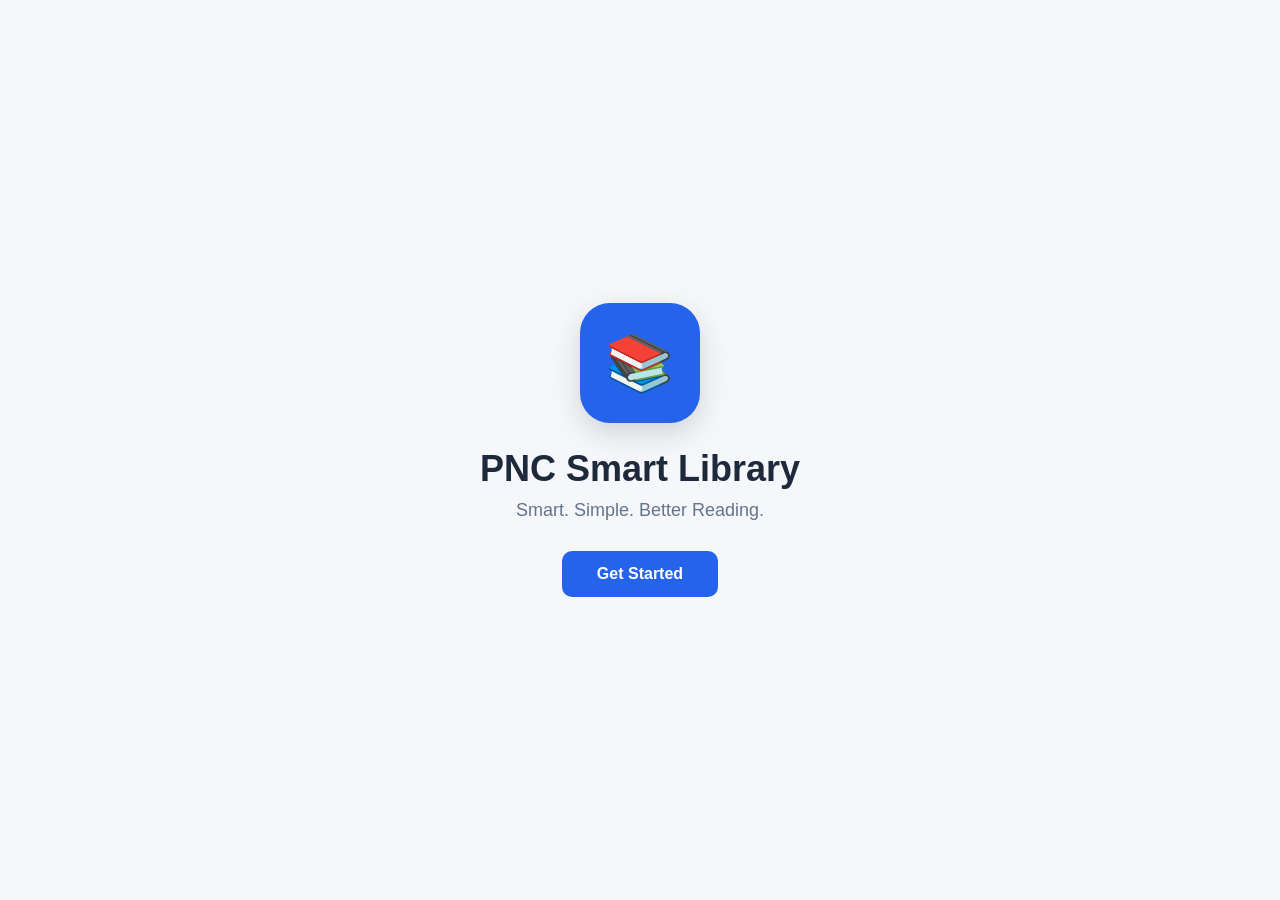
<file: index.html>
<!DOCTYPE html>
<html lang="en">
<head>
    <meta charset="UTF-8">
    <meta name="viewport" content="width=device-width, initial-scale=1.0">
    <title>PNC Smart Library</title>

    <!-- CSS file -->
    <link rel="stylesheet" href="css/style.css">
</head>
<body>

    <main class="welcome-page">

        <div class="logo-container">
            <div class="logo">
                📚
            </div>

            <h1>PNC Smart Library</h1>

            <p>Smart. Simple. Better Reading.</p>

            <button class="start-btn">
                Get Started
            </button>
        </div>

    </main>

</body>
</html>
</file>
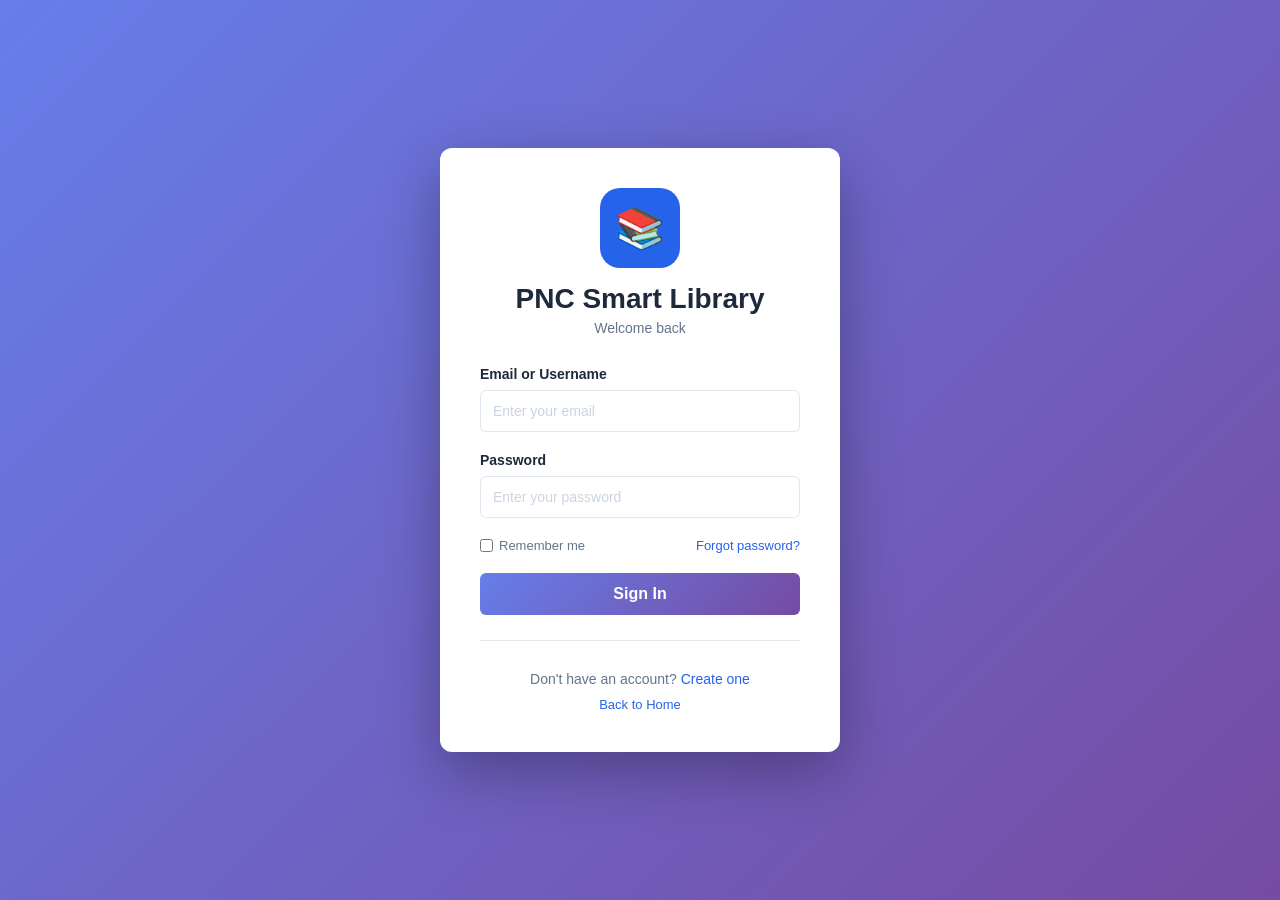
<file: signin.html>
<!DOCTYPE html>
<html lang="en">
<head>
    <meta charset="UTF-8">
    <meta name="viewport" content="width=device-width, initial-scale=1.0">
    <title>Sign In - PNC Smart Library</title>

    <!-- CSS file -->
    <link rel="stylesheet" href="css/style.css">
</head>
<body>

    <main class="signin-page">

        <div class="signin-container">
            <div class="signin-header">
                <div class="logo-small">
                    📚
                </div>
                <h1>PNC Smart Library</h1>
                <p>Welcome back</p>
            </div>

            <form class="signin-form">
                <div class="form-group">
                    <label for="email">Email or Username</label>
                    <input type="text" id="email" name="email" placeholder="Enter your email" required>
                </div>

                <div class="form-group">
                    <label for="password">Password</label>
                    <input type="password" id="password" name="password" placeholder="Enter your password" required>
                </div>

                <div class="form-options">
                    <label class="remember-me">
                        <input type="checkbox" name="remember">
                        Remember me
                    </label>
                    <a href="#" class="forgot-password">Forgot password?</a>
                </div>

                <button type="submit" class="signin-btn">Sign In</button>
            </form>

            <div class="signin-footer">
                <p>Don't have an account? <a href="#">Create one</a></p>
                <a href="index.html" class="back-home">Back to Home</a>
            </div>
        </div>

    </main>

</body>
</html>
</file>
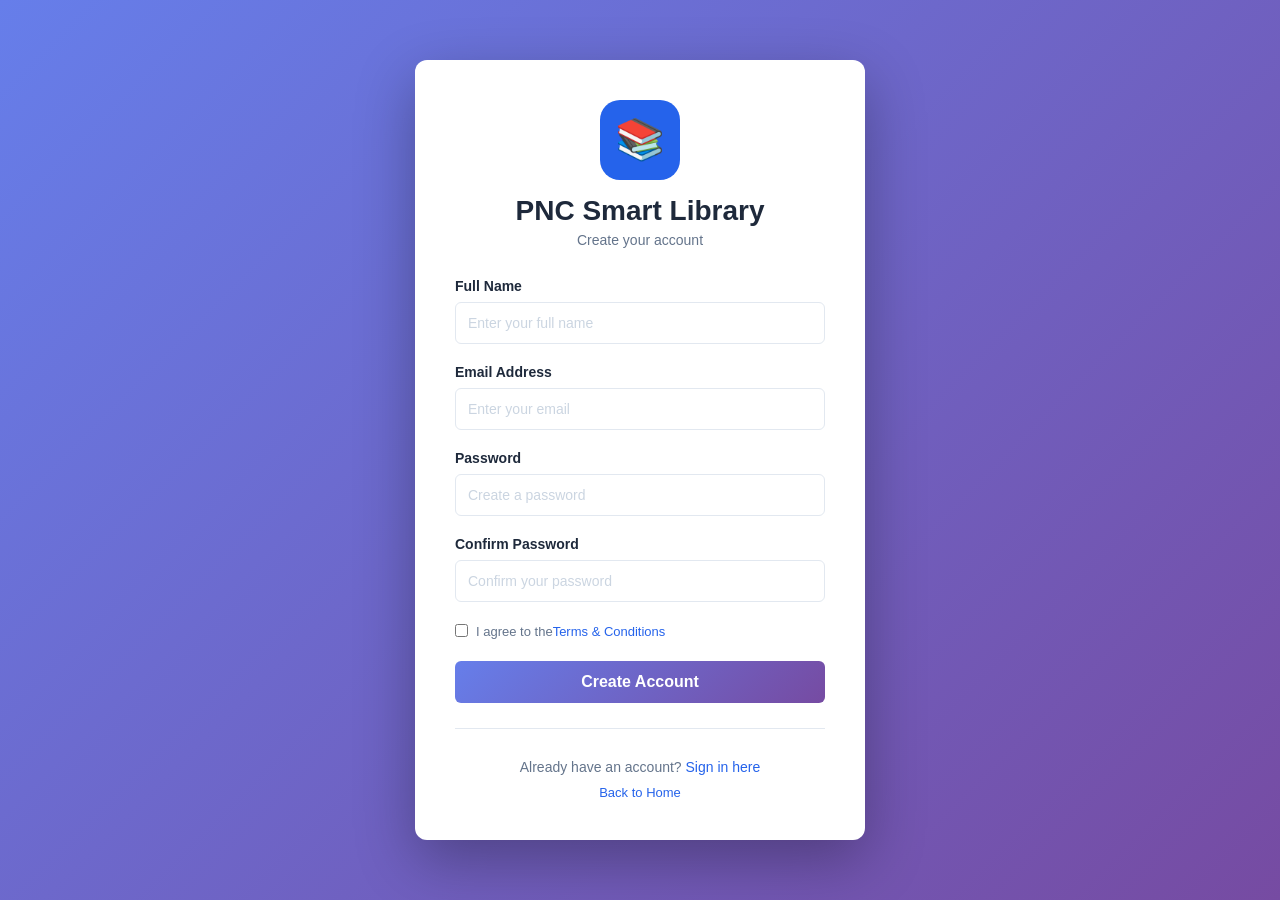
<file: signup.html>
<!DOCTYPE html>
<html lang="en">
<head>
    <meta charset="UTF-8">
    <meta name="viewport" content="width=device-width, initial-scale=1.0">
    <title>Sign Up - PNC Smart Library</title>

    <!-- CSS file -->
    <link rel="stylesheet" href="css/style.css">
</head>
<body>

    <main class="signup-page">

        <div class="signup-container">
            <div class="signup-header">
                <div class="logo-small">
                    📚
                </div>
                <h1>PNC Smart Library</h1>
                <p>Create your account</p>
            </div>

            <form class="signup-form">
                <div class="form-group">
                    <label for="fullname">Full Name</label>
                    <input type="text" id="fullname" name="fullname" placeholder="Enter your full name" required>
                </div>

                <div class="form-group">
                    <label for="email">Email Address</label>
                    <input type="email" id="email" name="email" placeholder="Enter your email" required>
                </div>

                <div class="form-group">
                    <label for="password">Password</label>
                    <input type="password" id="password" name="password" placeholder="Create a password" required>
                </div>

                <div class="form-group">
                    <label for="confirm-password">Confirm Password</label>
                    <input type="password" id="confirm-password" name="confirm-password" placeholder="Confirm your password" required>
                </div>

                <div class="form-options">
                    <label class="agree-terms">
                        <input type="checkbox" name="agree" required>
                        I agree to the <a href="#">Terms & Conditions</a>
                    </label>
                </div>

                <button type="submit" class="signup-btn">Create Account</button>
            </form>

            <div class="signup-footer">
                <p>Already have an account? <a href="signin.html">Sign in here</a></p>
                <a href="index.html" class="back-home">Back to Home</a>
            </div>
        </div>

    </main>

</body>
</html>
</file>
<file: css/style.css>
* {
    margin: 0;
    padding: 0;
    box-sizing: border-box;
}

body {
    font-family: Arial, sans-serif;
}

.welcome-page {
    min-height: 100vh;
    display: flex;
    justify-content: center;
    align-items: center;
    background: #f5f7fb;
    text-align: center;
}

.logo-container {
    display: flex;
    flex-direction: column;
    align-items: center;
}

.logo {
    width: 120px;
    height: 120px;
    display: flex;
    justify-content: center;
    align-items: center;

    background: #2563eb;
    border-radius: 30px;

    font-size: 55px;
    box-shadow: 0 10px 30px rgba(0, 0, 0, 0.15);
}

h1 {
    margin-top: 25px;
    font-size: 36px;
    color: #1e293b;
}

p {
    margin-top: 10px;
    font-size: 18px;
    color: #64748b;
}

/* Sign In Page Styles */
.signin-page {
    min-height: 100vh;
    display: flex;
    justify-content: center;
    align-items: center;
    background: linear-gradient(135deg, #667eea 0%, #764ba2 100%);
    padding: 20px;
}

.signin-container {
    background: white;
    border-radius: 12px;
    box-shadow: 0 20px 60px rgba(0, 0, 0, 0.3);
    width: 100%;
    max-width: 400px;
    padding: 40px;
}

.signin-header {
    text-align: center;
    margin-bottom: 30px;
}

.logo-small {
    width: 80px;
    height: 80px;
    display: flex;
    justify-content: center;
    align-items: center;
    background: #2563eb;
    border-radius: 20px;
    font-size: 40px;
    margin: 0 auto 15px;
}

.signin-header h1 {
    margin: 15px 0 5px;
    font-size: 28px;
    color: #1e293b;
}

.signin-header p {
    color: #64748b;
    font-size: 14px;
    margin: 0;
}

.signin-form {
    margin-bottom: 25px;
}

.form-group {
    margin-bottom: 20px;
}

.form-group label {
    display: block;
    margin-bottom: 8px;
    font-size: 14px;
    font-weight: 600;
    color: #1e293b;
}

.form-group input {
    width: 100%;
    padding: 12px;
    border: 1px solid #e2e8f0;
    border-radius: 6px;
    font-size: 14px;
    transition: border-color 0.3s;
}

.form-group input:focus {
    outline: none;
    border-color: #2563eb;
    box-shadow: 0 0 0 3px rgba(37, 99, 235, 0.1);
}

.form-group input::placeholder {
    color: #cbd5e1;
}

.form-options {
    display: flex;
    justify-content: space-between;
    align-items: center;
    margin-bottom: 20px;
    font-size: 13px;
}

.remember-me {
    display: flex;
    align-items: center;
    cursor: pointer;
    color: #64748b;
}

.remember-me input {
    width: auto;
    margin-right: 6px;
    cursor: pointer;
}

.forgot-password {
    color: #2563eb;
    text-decoration: none;
    transition: color 0.3s;
}

.forgot-password:hover {
    color: #1d4ed8;
    text-decoration: underline;
}

.signin-btn {
    width: 100%;
    padding: 12px;
    background: linear-gradient(135deg, #667eea 0%, #764ba2 100%);
    color: white;
    border: none;
    border-radius: 6px;
    font-size: 16px;
    font-weight: 600;
    cursor: pointer;
    transition: transform 0.2s, box-shadow 0.2s;
}

.signin-btn:hover {
    transform: translateY(-2px);
    box-shadow: 0 10px 20px rgba(102, 126, 234, 0.4);
}

.signin-btn:active {
    transform: translateY(0);
}

.signin-footer {
    text-align: center;
    border-top: 1px solid #e2e8f0;
    padding-top: 20px;
}

.signin-footer p {
    font-size: 14px;
    margin-bottom: 10px;
}

.signin-footer a {
    color: #2563eb;
    text-decoration: none;
    transition: color 0.3s;
}

.signin-footer a:hover {
    color: #1d4ed8;
    text-decoration: underline;
}

.back-home {
    display: block;
    margin-top: 10px;
    font-size: 13px;
}

/* Sign Up Page Styles */
.signup-page {
    min-height: 100vh;
    display: flex;
    justify-content: center;
    align-items: center;
    background: linear-gradient(135deg, #667eea 0%, #764ba2 100%);
    padding: 20px;
}

.signup-container {
    background: white;
    border-radius: 12px;
    box-shadow: 0 20px 60px rgba(0, 0, 0, 0.3);
    width: 100%;
    max-width: 450px;
    padding: 40px;
}

.signup-header {
    text-align: center;
    margin-bottom: 30px;
}

.signup-header h1 {
    margin: 15px 0 5px;
    font-size: 28px;
    color: #1e293b;
}

.signup-header p {
    color: #64748b;
    font-size: 14px;
    margin: 0;
}

.signup-form {
    margin-bottom: 25px;
}

.agree-terms {
    display: flex;
    align-items: flex-start;
    cursor: pointer;
    color: #64748b;
    font-size: 13px;
    line-height: 1.5;
}

.agree-terms input {
    width: auto;
    margin-right: 8px;
    margin-top: 2px;
    cursor: pointer;
    flex-shrink: 0;
}

.agree-terms a {
    color: #2563eb;
    text-decoration: none;
}

.agree-terms a:hover {
    text-decoration: underline;
}

.signup-btn {
    width: 100%;
    padding: 12px;
    background: linear-gradient(135deg, #667eea 0%, #764ba2 100%);
    color: white;
    border: none;
    border-radius: 6px;
    font-size: 16px;
    font-weight: 600;
    cursor: pointer;
    transition: transform 0.2s, box-shadow 0.2s;
}

.signup-btn:hover {
    transform: translateY(-2px);
    box-shadow: 0 10px 20px rgba(102, 126, 234, 0.4);
}

.signup-btn:active {
    transform: translateY(0);
}

.signup-footer {
    text-align: center;
    border-top: 1px solid #e2e8f0;
    padding-top: 20px;
}

.signup-footer p {
    font-size: 14px;
    margin-bottom: 10px;
}

.signup-footer a {
    color: #2563eb;
    text-decoration: none;
    transition: color 0.3s;
}

.signup-footer a:hover {
    color: #1d4ed8;
    text-decoration: underline;
}

.start-btn {
    margin-top: 30px;
    padding: 14px 35px;

    border: none;
    border-radius: 10px;

    background: #2563eb;
    color: white;

    font-size: 16px;
    font-weight: bold;

    cursor: pointer;
    transition: 0.3s;
}

.start-btn:hover {
    background: #1d4ed8;
    transform: translateY(-2px);
}
</file>
